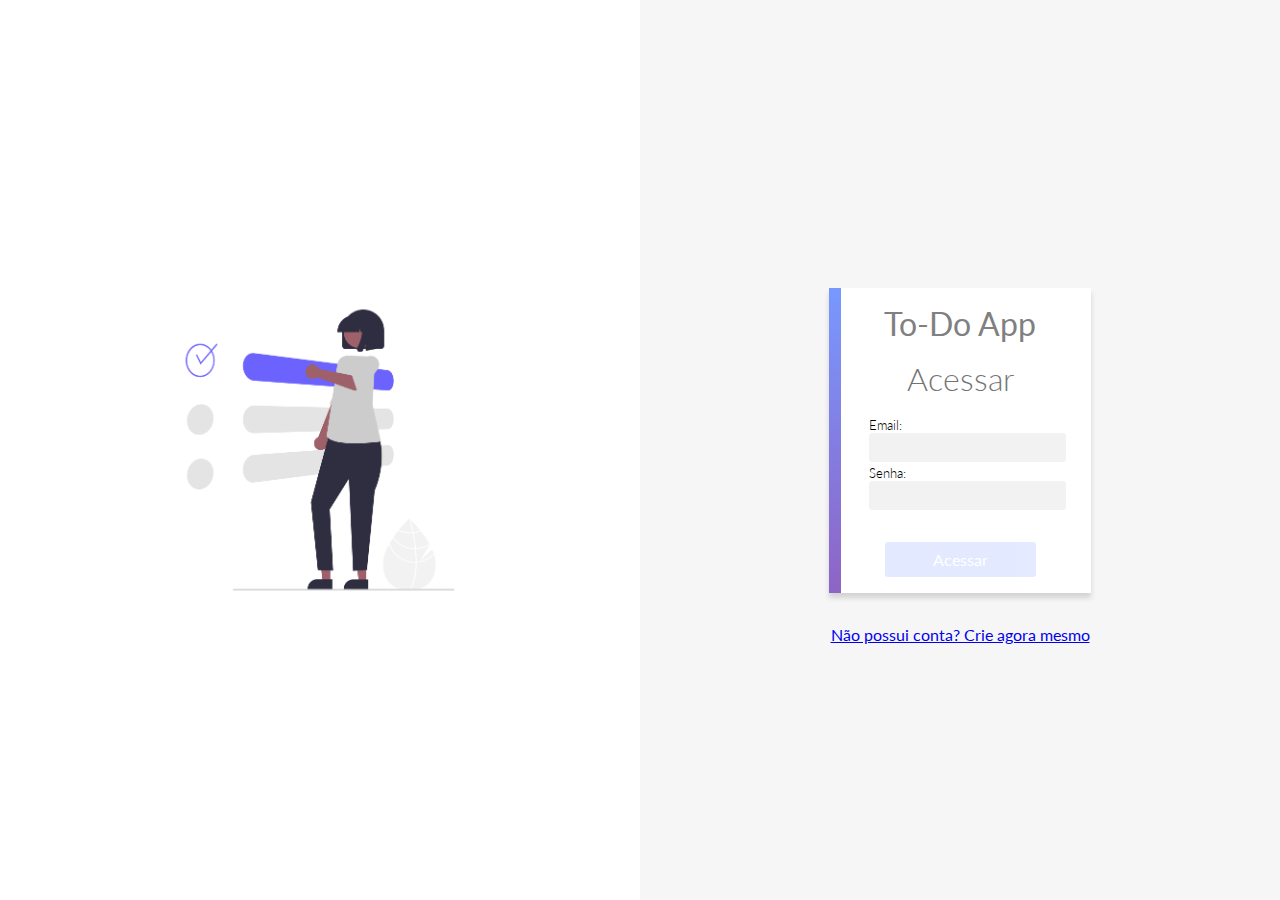
<file: index.html>
<!DOCTYPE html>
<html lang="pt-BR">

<head>
  <meta charset="UTF-8">
  <meta http-equiv="X-UA-Compatible" content="IE=edge">
  <meta name="viewport" content="width=device-width, initial-scale=1.0">
  <title>To-Do App</title>
  <!-- ---------------- estilos compartilhados entre login e signup ---------------- -->
  <link rel="stylesheet" href="styles/acesso.css">
  
  


</head>

<body>
  <div class="left">
    <img src="./assets/pessoa-login.png" alt="">
  </div>

  <div class="right">
    <form>
      <div class="form-header">
        <p>To-Do App</p>
      </div>
      <h1>Acessar</h1>

      <div class="">
        <label> Email:</label>
        <input id="inputEmail" type="email" minlength="6" required>
        <small>Preencha o campo E-mail corretamente.</small>

      </div>
     

      <div class="">

        <label> Senha: </label>
        <input id="inputPassword" type="password" minlength="8" required>
        <small>Preencha o campo senha corretamente.</small>

      </div>
    
      

      <button type="submit" id="login" disabled>Acessar</button>

    </form>
    <div class="ingressar">
      <a href="signup.html">Não possui conta? Crie agora mesmo</a>
    </div>
  </div>

 
  <script src="scripts/acesso.js" type="module"></script>

</body>

</html>
</file>
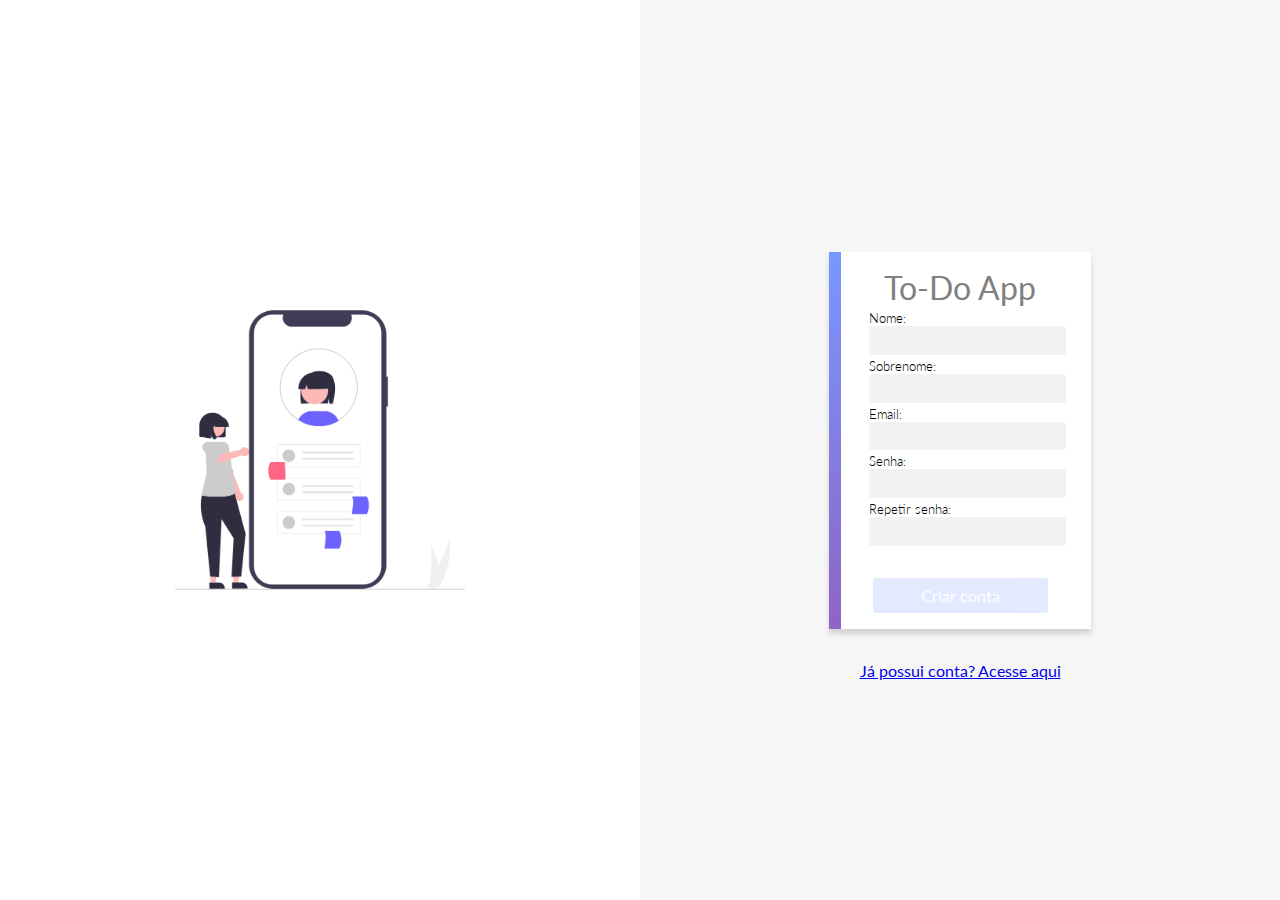
<file: signup.html>
<!DOCTYPE html>
<html lang="pt-BR">

<head>
  <meta charset="UTF-8">
  <meta http-equiv="X-UA-Compatible" content="IE=edge">
  <meta name="viewport" content="width=device-width, initial-scale=1.0">
  <title>To-Do App</title>

  <!-- ---------------- estilos compartilhados entre login e signup ---------------- -->
  <link rel="stylesheet" href="styles/acesso.css">

 
  

</head>

<body>

  <div class="left">
    <img src="./assets/pessoa-signup.png" alt="">
  </div>
  <div class="right">

    
    <form>
      <div class="form-header"> 
        <p>To-Do App</p>
      </div>

      
    <div class="">
        <label> Nome: </label>
        <input id="inputName" type="text" minlength="4" maxlength="20" required>
        <small class="error">Insira seu nome. </small>
      </div>  
      
      <div>
        <label> Sobrenome: </label>
        <input id="inputSurname" type="text" minlength="6" maxlength="50"  required>
        <small>Insira seu Sobrenome.</small>
      </div>
      
      <div>
        <label> Email: </label>
        <input id="inputEmail" type="email" minlength="6" required>
        <small>Insira um E-mail válido.</small>
      </div>

      <div>
        <label> Senha: </label>
        <input id="inputPassword" type="password" minlength="8" required>
        <small>Insira uma senha com no minimo 8 caracteres.</small>
      </div>
      
      <!-- aplicar a validaçao de mesma senha no campo abaixo -->
      <div>
        <label> Repetir senha: </label> 
        <input id="inputPasswordRepeat" type="password" > 
        <small>Senhas não conferem</small>
      </div>
      <!-- ------------------------------------------------- -->
      

      <button type="submit" id="buttonCreate" disabled>Criar conta</button>

    </form>
    <div class="ingressar">
      <a href="index.html">Já possui conta? Acesse aqui</a>
    </div>
  </div>

   <!-- ---------------------- lógica aplicada no registro -------------------- -->
   <script src="./scripts/signup.js" type="module"></script>

</body>

</html>
</file>
<file: styles/acesso.css>
@import url('./common.css');

body{
  display: flex;
}

h1 {
  color: rgb(116, 116, 116);
  font-weight: 300;
  margin: .5em 0;
}

form {
  position: relative;
  max-width: 26em;
  background-color: white;
  display: flex;
  align-items: center;
  flex-direction: column;
  margin: 2em auto;
  box-shadow: 0 5px 5px lightgrey;
  padding: 1em 2.5em;
  box-sizing: border-box;
}

form:after {
  position: absolute;
  content: '';
  width: .7em;
  height: 100%;
  top: 0;
  left: 0;
  background: linear-gradient(var(--primary), var(--secondary));
}


input {
  width: 100%;
  padding: .4em .5em;
  background-color: var(--app-grey);
  border: 1px solid var(--app-grey);
  border-radius: .2em;
  display: flex;
}

.error input{
  border-color: rgba(220, 20, 60, 0.709) !important;
  border: solid !important;
  color: rgba(220, 20, 60, 0.709) !important;
  
}

.error small{
  font-size: small !important;
  font-weight: lighter !important;
  color: rgba(220, 20, 60, 0.709) !important;
  display: block;

}

input:focus {
  outline: none;
  border: 1px solid lightgrey;
}

label {
  width: 100%;
  font-weight: 300;
  margin-bottom: -.1em;
  margin-top: 1em;
  font-size: .8em;
}

small {
  display: none;
}

button {
  padding: .5em 3em;
  background-color: var(--primary);
  color: white;
  margin-top: 2em;
  font-weight: 400;
  font-size: 1em;
}

:disabled{
  opacity: .2;
  display: flex;
}

.form-header {
  color: grey;
  font-size: 2em;
}
.ingressar{
  text-align: center;
}
.left{
  width: 50%;  
  background-color: white;
  text-align: center;
  display: flex;
  align-items: center;
  justify-content: center;
}
.left img{
  width:60%;
}
.right{
  width: 50%;
  display: flex;
  flex-direction: column;
  align-items: center;
  justify-content: center;
}
</file>
